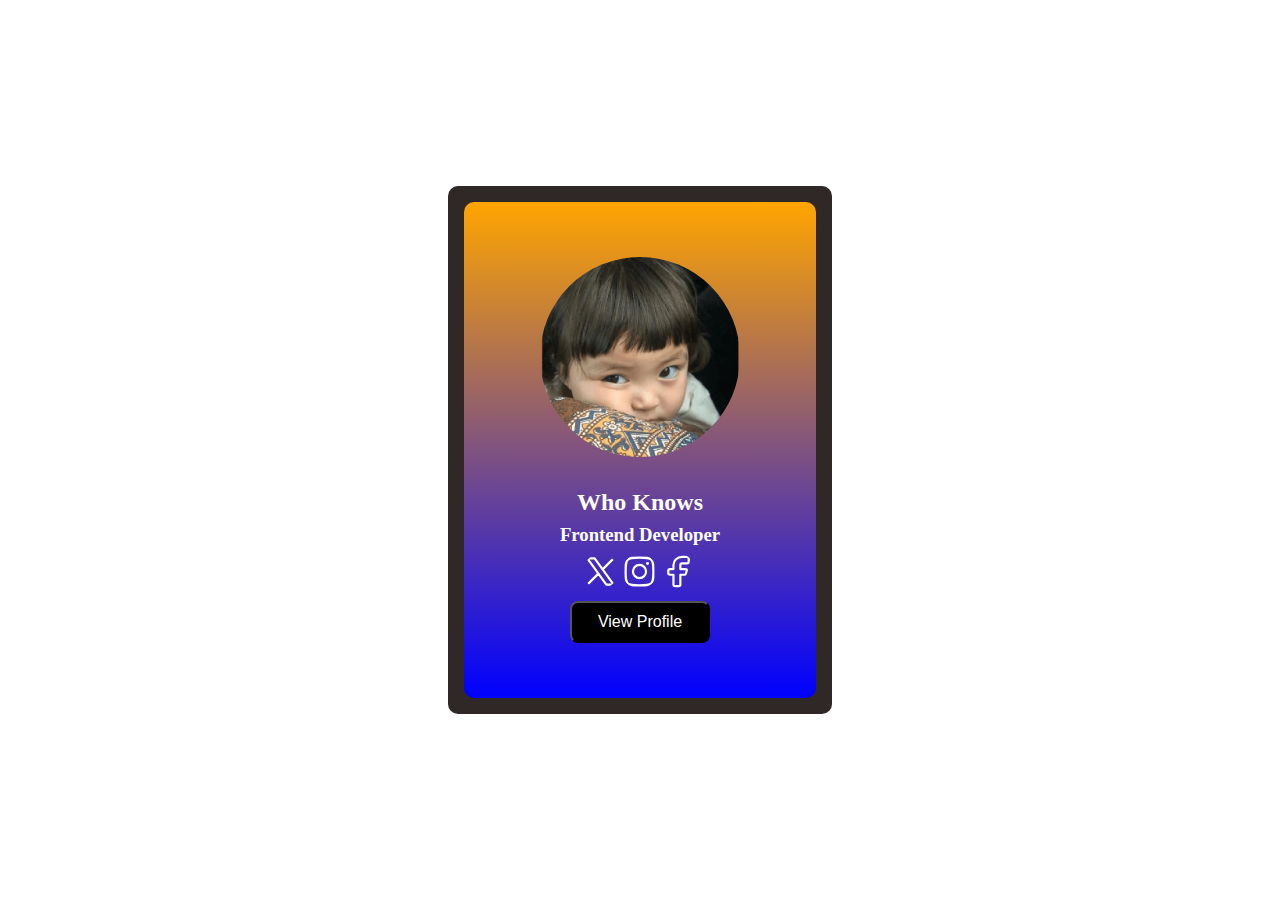
<file: card/index.html>
<!DOCTYPE html>
<html lang="en">
<head>
    <meta charset="UTF-8">
    <meta name="viewport" content="width=device-width, initial-scale=1.0">
    <title>Card</title>
    <link rel="stylesheet" href="style.css">
</head>
<body>
    <div class="main">
        <div class="outer">
            <div class="card">
                <img src="./images/4.webp" alt="Image">
                <div class="content">
                    <h2>Who Knows</h2>
                    <h3>Frontend Developer</h3>
                    <div class="social">
                        <a href="#" target="_blank"><img src="./images/social1.svg" alt="Social Media"></a>
                        <a href="#" target="_blank"><img src="./images/social2.svg" alt="Social Media"></a>
                        <a href="#" target="_blank"><img src="./images/social3.svg" alt="Social Media"></a>
                    </div>
                    <button>View Profile</button>
                </div>
            </div>
        </div>
    </div>
</body>
</html>
</file>
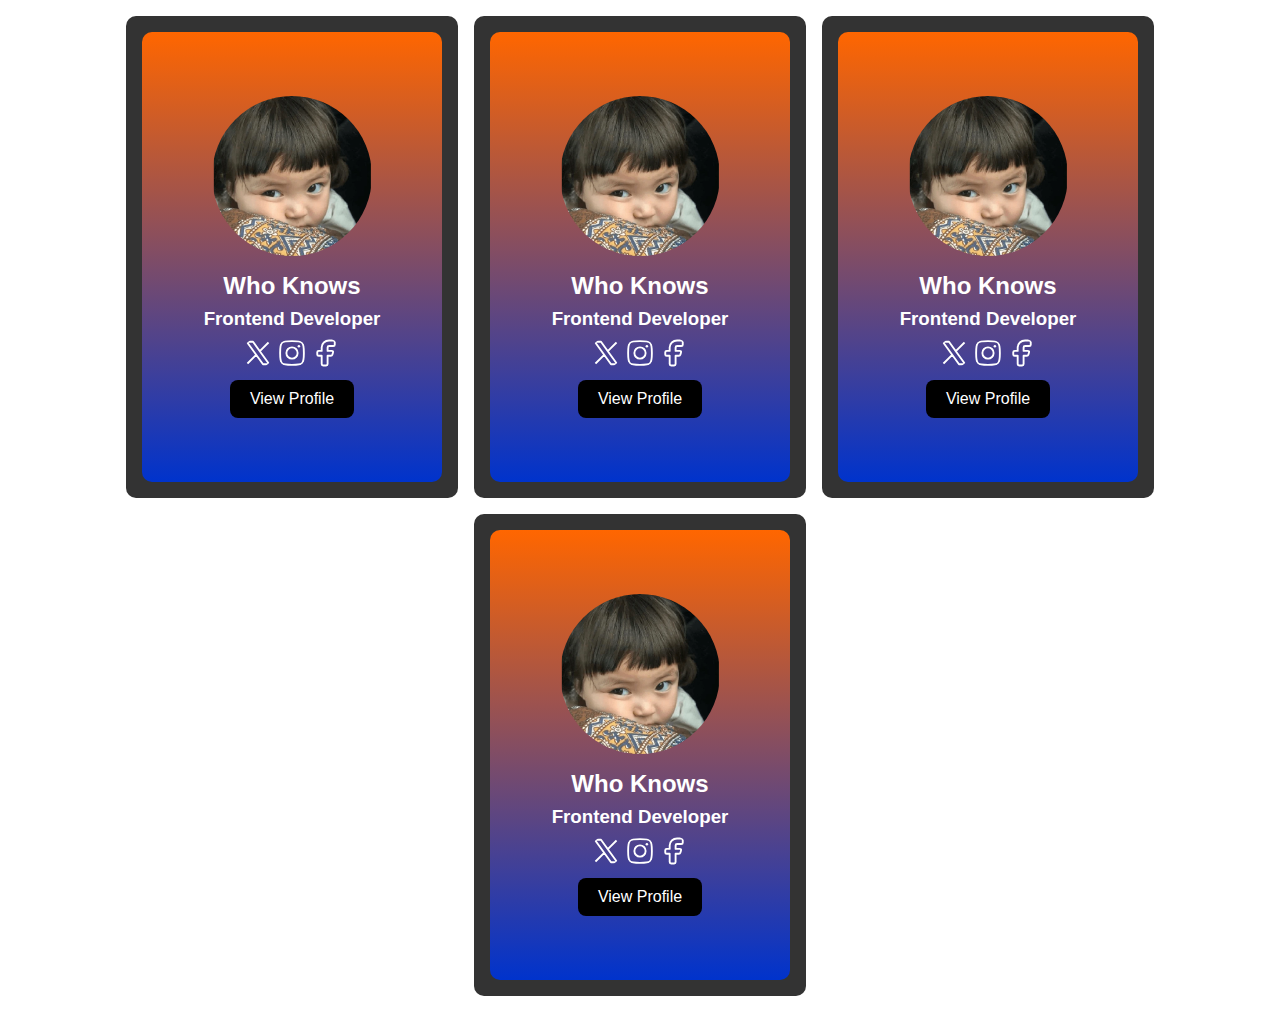
<file: multipleCard/index.html>
<!DOCTYPE html>
<html lang="en">
<head>
    <meta charset="UTF-8">
    <meta name="viewport" content="width=device-width, initial-scale=1.0">
    <title>Multiple cards</title>
    <link rel="stylesheet" href="style.css">
</head>
<body>

    <div class="container">
        <div class="main">
            <div class="outer">
                <div class="card">
                    <img src="./images/4.webp" alt="Image">
                    <div class="content">
                        <h2>Who Knows</h2>
                        <h3>Frontend Developer</h3>
                        <div class="social">
                            <a href="#" target="_blank"><img src="./images/social1.svg" alt="Social Media"></a>
                            <a href="#" target="_blank"><img src="./images/social2.svg" alt="Social Media"></a>
                            <a href="#" target="_blank"><img src="./images/social3.svg" alt="Social Media"></a>
                        </div>
                        <button>View Profile</button>
                    </div>
                </div>
            </div>
        </div>
        <div class="main">
            <div class="outer">
                <div class="card">
                    <img src="./images/4.webp" alt="Image">
                    <div class="content">
                        <h2>Who Knows</h2>
                        <h3>Frontend Developer</h3>
                        <div class="social">
                            <a href="#" target="_blank"><img src="./images/social1.svg" alt="Social Media"></a>
                            <a href="#" target="_blank"><img src="./images/social2.svg" alt="Social Media"></a>
                            <a href="#" target="_blank"><img src="./images/social3.svg" alt="Social Media"></a>
                        </div>
                        <button>View Profile</button>
                    </div>
                </div>
            </div>
        </div><div class="main">
            <div class="outer">
                <div class="card">
                    <img src="./images/4.webp" alt="Image">
                    <div class="content">
                        <h2>Who Knows</h2>
                        <h3>Frontend Developer</h3>
                        <div class="social">
                            <a href="#" target="_blank"><img src="./images/social1.svg" alt="Social Media"></a>
                            <a href="#" target="_blank"><img src="./images/social2.svg" alt="Social Media"></a>
                            <a href="#" target="_blank"><img src="./images/social3.svg" alt="Social Media"></a>
                        </div>
                        <button>View Profile</button>
                    </div>
                </div>
            </div>
        </div><div class="main">
            <div class="outer">
                <div class="card">
                    <img src="./images/4.webp" alt="Image">
                    <div class="content">
                        <h2>Who Knows</h2>
                        <h3>Frontend Developer</h3>
                        <div class="social">
                            <a href="#" target="_blank"><img src="./images/social1.svg" alt="Social Media"></a>
                            <a href="#" target="_blank"><img src="./images/social2.svg" alt="Social Media"></a>
                            <a href="#" target="_blank"><img src="./images/social3.svg" alt="Social Media"></a>
                        </div>
                        <button>View Profile</button>
                    </div>
                </div>
            </div>
        </div>
    </div>

</body>
</html>
</file>
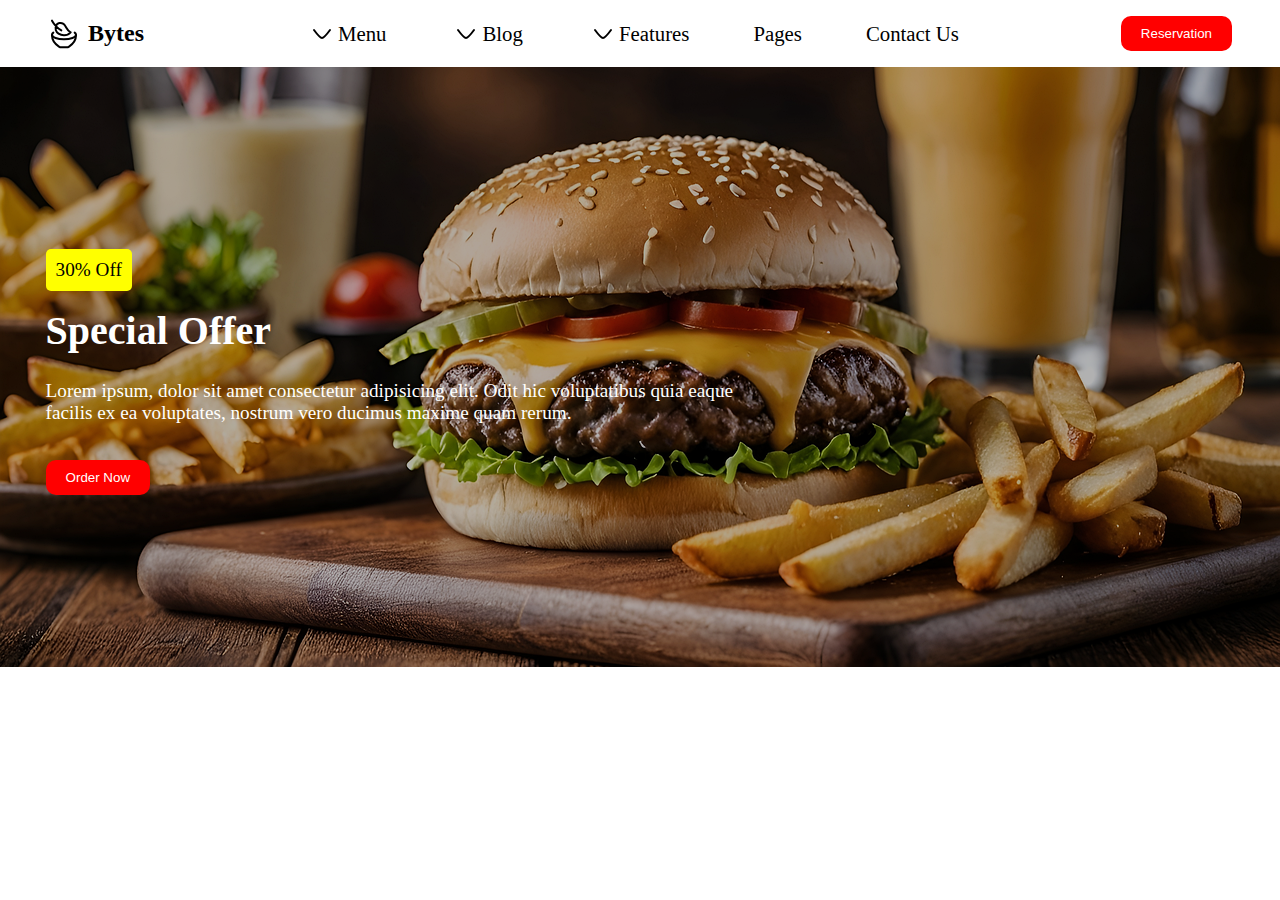
<file: nav_image/index.html>
<!DOCTYPE html>
<html lang="en">
<head>
    <meta charset="UTF-8">
    <meta name="viewport" content="width=device-width, initial-scale=1.0">
    <title>Nav_Image</title>
    <style>
        * {
            padding: 0;
            margin: 0;
            box-sizing: border-box;
        }

        nav {
            display: flex;
            justify-content: space-between;
            align-items: center;
            padding: 1rem 3rem;
            /* background-color: #333;  */
            /* color: #fff;  */
        }

        .menu ul {
            display: flex;
            align-items: center;
            justify-content: center;
            gap: 4rem;
            list-style: none;
        }

        .logo {
            display: flex;
            align-items: center;
            gap: 8px;
            font-weight: bold;
            font-size: 1.5em;
        }

        .menu {
            font-size: 1.3rem;
            cursor: pointer;
        }

        .down {
            display: flex;
            align-items: center;
            justify-content: center;
        }

        .down img {
            width: 2rem;
        }

        .logo img {
            width: 2rem;
        }

        button {
            padding: 10px 20px;
            border-radius: 10px;
            border: none;
            background-color: red;
            color: white;
            cursor: pointer;
        }

        .image-section {
            position: relative;
            height: 600px; 
            background: url('./images/cheese-burger-8770017_1280.png') no-repeat center center;
            background-size: cover;
            overflow: hidden; 
        }

        .image-section::before {
            content: '';
            position: absolute;
            top: 0;
            left: 0;
            width: 100%;
            height: 100%;
            background: rgba(0, 0, 0, 0.3); 
            z-index: 1;
        }

        .overlay-text {
            display: flex;
            flex-direction: column;
            align-items: flex-start; 
            position: absolute;
            gap: 1rem;
            top: 50%;
            left: 2%;
            transform: translateY(-50%);
            color: #fff;
            z-index: 2; 
            padding: 20px;
            border-radius: 10px;
            max-width: 60%; 
        }

        .overlay-text h1 {
            margin: 0;
            font-size: 2.5rem;
        }

        .overlay-text p {
            margin: 0;
            font-size: 1.2rem;
            margin-top: 10px; 
        }

        .overlay-text button {
            margin-top: 20px; 
        }

        .offers{
            background-color: yellow;
            padding: 10px 10px;
            /* width: 20%; */
            text-align: center;
            color: black;
            border-radius: 5px;
        }

        .burger-menu {
            display: none;
            cursor: pointer;
            position: relative;
        }

        .burger-menu .line {
            border: 2px solid black;
            width: 1.5rem;
            height: 0.2rem;
            transition: all 0.3s;
        }

        .burger-menu.cross .line:nth-child(1) {
            transform: rotate(45deg);
            position: absolute;
            top: 0;
        }

        .burger-menu.cross .line:nth-child(2) {
            opacity: 0;
        }

        .burger-menu.cross .line:nth-child(3) {
            transform: rotate(-45deg);
            position: absolute;
            bottom: 0;
        }

        @media (max-width: 1050px) {
            .menu {
                display: none;
            }

            nav{
                padding: 1rem 1.3rem;
            }

            .burger-menu {
                display: flex;
                flex-direction: column;
                gap: 4px;
            }

            .overlay-text{
                max-width: 100%;
            }


        }
    </style>
</head>
<body>
    <nav>
        <div class="logo" title="BrewBytes">
            <img src="./images/icon.svg" alt="icon">
            Bytes
        </div>

        
        <div class="menu">
            <ul>
                <li class="down">
                    <img src="./images/down.svg" alt="down">
                    Menu
                </li>
                <li class="down">
                    <img src="./images/down.svg" alt="down">
                    Blog
                </li>
                <li class="down">
                    <img src="./images/down.svg" alt="down">
                    Features
                </li>
                <li>Pages</li>
                <li>Contact Us</li>
            </ul>
        </div>
        <div class="buttons">
            <button>Reservation</button>
        </div>
        <div class="burger-menu" id="burger-menu">
            <div class="line"></div>
            <div class="line"></div>
            <div class="line"></div>
        </div>
    </nav>

    <section class="image-section">
        <div class="overlay-text">
            <p class="offers">30% Off</p>
            <h1>Special Offer</h1>
            <p>Lorem ipsum, dolor sit amet consectetur adipisicing elit. Odit hic voluptatibus quia eaque facilis ex ea voluptates, nostrum vero ducimus maxime quam rerum.</p>
            <button>Order Now</button>
        </div>
    </section>


    <script>
        const menu = document.querySelectorAll(".menu");
        document.getElementById('burger-menu').addEventListener('click', function() {
            this.classList.toggle('cross');
            menu.style.display("block")
        });

        
    </script>
</body>
</html>
</file>
<file: card/style.css>
* {
    padding: 0;
    margin: 0;
    box-sizing: border-box;
}

body, html {
    height: 100%;
    margin: 0;
}

.main {
    display: grid;
    height: 100vh;
    width: 100vw; 
    place-items: center; 

}

.outer {
    background-color: rgb(48, 39, 39);
    padding: 1rem;
    border-radius: 10px;
}

.card {
    background: linear-gradient(to bottom, orange, blue);
    display: flex;
    align-items: center;
    flex-direction: column;
    justify-content: center;
    padding: 1rem;
    width: 22rem;
    height: 31rem;
    
    gap: 2rem;
    border-radius: 10px;
}

.card img {
    width: 200px;
    border-radius: 100px;
}

.content {
    display: flex;
    flex-direction: column;
    align-items: center;
    justify-content: center;
    gap: 0.5rem;
    color: white;
}

.content img {
    width: 35px;
    filter: invert(1);
}

button {
    cursor: pointer;
    background-color:black ;
    color: white;
    font-size: 1em;
    padding: 10px 26px;
    border-radius: 8px;
    outline-color:black;
    transition: all 0.3s ease-in-out;
}

button:hover{
    background-color: aquamarine;
    color: black;
    }
</file>
<file: multipleCard/style.css>
* {
    padding: 0;
    margin: 0;
    box-sizing: border-box;
}

body, html {
    height: 100%;
    margin: 0;
    font-family: Arial, sans-serif;
}

.container {
    display: flex;
    flex-wrap: wrap;
    justify-content: center;
    gap: 1rem;
    padding: 1rem;
}

.outer {
    background-color: #333; 
    padding: 1rem;
    border-radius: 10px;
}

.card {
    background: linear-gradient(to bottom, #ff6600, #0033cc); 
    display: flex;
    flex-direction: column;
    align-items: center;
    justify-content: center;
    padding: 1rem;
    width: 100%;
    max-width: 300px; 
    height: 450px; 
    gap: 1rem;
    border-radius: 10px;
    transition: transform 0.3s ease-in-out; 
}

.card:hover {
    transform: scale(1.02); 
}

.card img {
    width: 60%;
    border-radius: 50%;
    object-fit: cover; 
}

.content {
    display: flex;
    flex-direction: column;
    align-items: center;
    gap: 0.5rem;
    color: #fff;
}

.content h2, .content h3 {
    margin: 0;
}

.content img {
    width: 30px; 
    filter: invert(1);
}

button {
    cursor: pointer;
    background-color: #000;
    color: #fff;
    font-size: 1em;
    padding: 10px 20px; 
    border-radius: 8px;
    border: none; 
    outline: none; 
    transition: background-color 0.3s ease-in-out, color 0.3s ease-in-out;
}

button:hover {
    background-color: #00bcd4; 
    color: #000;
}
</file>
